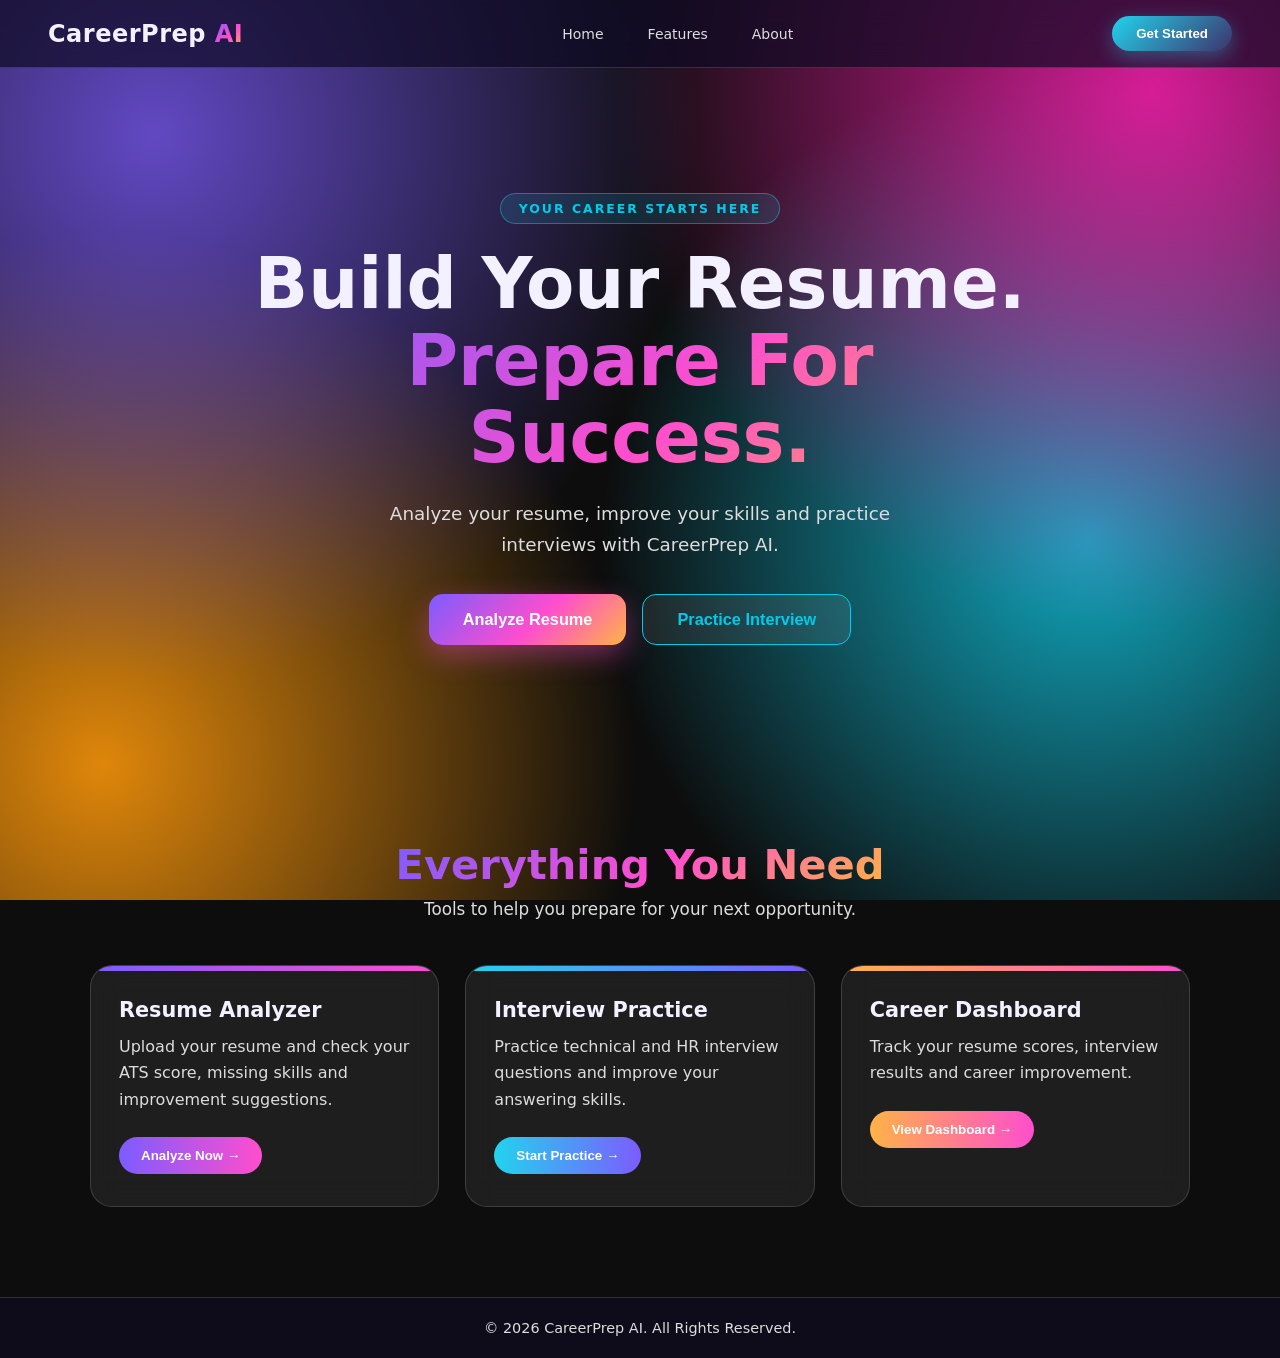
<file: index.html>
<!DOCTYPE html>
<html lang="en">
<head>
    <meta charset="UTF-8">
    <meta name="viewport" content="width=device-width, initial-scale=1.0">
    <title>CareerPrep AI | Career Platform</title>

    <link rel="stylesheet" href="style.css">
</head>
<body>

    <header class="navbar">
        <h2 class="logo">CareerPrep <span>AI</span></h2>

        <nav>
            <a href="#home">Home</a>
            <a href="#features">Features</a>
            <a href="#about">About</a>
        </nav>

        <button class="login-btn">Get Started</button>
    </header>

    <section class="hero" id="home">

        <div class="hero-content">
            <p class="tagline">YOUR CAREER STARTS HERE</p>

            <h1>
                Build Your Resume.
                <span>Prepare For Success.</span>
            </h1>

            <p class="description">
                Analyze your resume, improve your skills and
                practice interviews with CareerPrep AI.
            </p>

            <div class="hero-buttons">
                <button onclick="openResume()">Analyze Resume</button>
                <button onclick="openInterview()" class="secondary-btn">
                    Practice Interview
                </button>
            </div>
        </div>

    </section>

    <section class="features" id="features">

        <h2>Everything You Need</h2>

        <p class="section-description">
            Tools to help you prepare for your next opportunity.
        </p>

        <div class="feature-container">

            <div class="feature-card">
                <h3>Resume Analyzer</h3>

                <p>
                    Upload your resume and check your ATS score,
                    missing skills and improvement suggestions.
                </p>

                <button onclick="openResume()">
                    Analyze Now →
                </button>
            </div>

            <div class="feature-card">
                <h3>Interview Practice</h3>

                <p>
                    Practice technical and HR interview questions
                    and improve your answering skills.
                </p>

                <button onclick="openInterview()">
                    Start Practice →
                </button>
            </div>

            <div class="feature-card">
                <h3>Career Dashboard</h3>

                <p>
                    Track your resume scores, interview results
                    and career improvement.
                </p>

                <button onclick="openDashboard()">
                    View Dashboard →
                </button>
            </div>

        </div>

    </section>

    <footer>
        <p>© 2026 CareerPrep AI. All Rights Reserved.</p>
    </footer>

    <script src="script.js"></script>

</body>
</html>
</file>
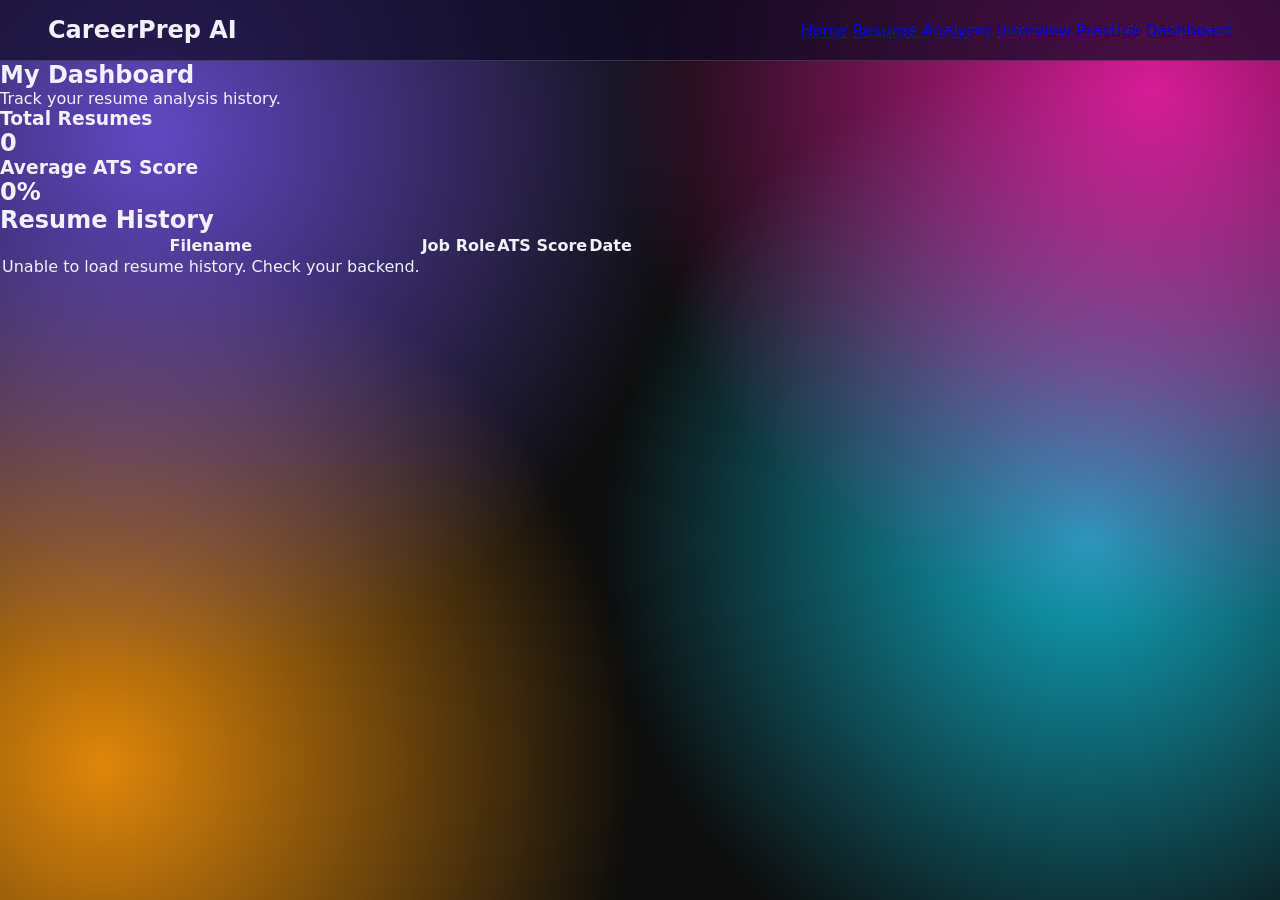
<file: dashboard.html>
<!DOCTYPE html>
<html lang="en">

<head>
    <meta charset="UTF-8">
    <meta name="viewport" content="width=device-width, initial-scale=1.0">
    <title>CareerPrep AI - Dashboard</title>
    <link rel="stylesheet" href="style.css">
</head>

<body>

    <nav class="navbar">
        <h2>CareerPrep AI</h2>

        <div>
            <a href="index.html">Home</a>
            <a href="resume.html">Resume Analyzer</a>
            <a href="interview.html">Interview Practice</a>
            <a href="dashboard.html">Dashboard</a>
        </div>
    </nav>

    <section class="dashboard-section">

        <h1>My Dashboard</h1>
        <p>Track your resume analysis history.</p>

        <div class="dashboard-stats">
            <div class="dashboard-card">
                <h3>Total Resumes</h3>
                <h2 id="totalResumes">0</h2>
            </div>

            <div class="dashboard-card">
                <h3>Average ATS Score</h3>
                <h2 id="averageScore">0%</h2>
            </div>
        </div>

        <h2 class="history-heading">Resume History</h2>

        <div class="table-container">
            <table>
                <thead>
                    <tr>
                        <th>Filename</th>
                        <th>Job Role</th>
                        <th>ATS Score</th>
                        <th>Date</th>
                    </tr>
                </thead>

                <tbody id="resumeTableBody">
                    <tr>
                        <td colspan="4">Loading resumes...</td>
                    </tr>
                </tbody>
            </table>
        </div>

    </section>

    <script src="script.js"></script>

</body>
</html>
</file>
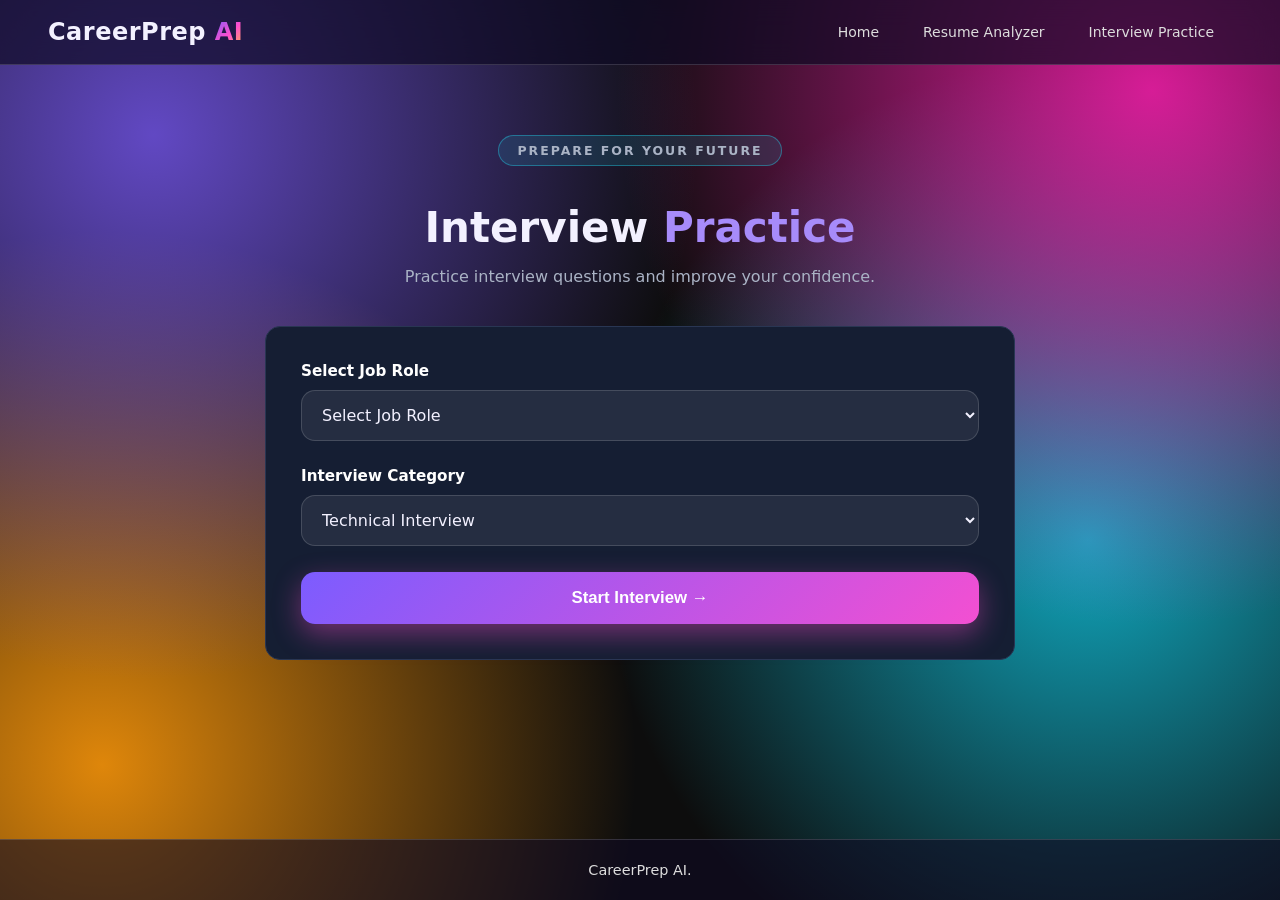
<file: interview.html>
<!DOCTYPE html>
<html lang="en">

<head>
    <meta charset="UTF-8">
    <meta name="viewport" content="width=device-width, initial-scale=1.0">

    <title>Interview Practice | CareerPrep AI</title>

    <link rel="stylesheet" href="style.css">
</head>

<body>

    <header class="navbar">

        <h2 class="logo">CareerPrep <span>AI</span></h2>

        <nav>
            <a href="index.html">Home</a>
            <a href="resume.html">Resume Analyzer</a>
            <a href="interview.html">Interview Practice</a>
        </nav>

    </header>

    <section class="interview-section">

        <div class="interview-heading">

            <p class="tagline">PREPARE FOR YOUR FUTURE</p>

            <h1>Interview <span>Practice</span></h1>

            <p>
                Practice interview questions and improve your confidence.
            </p>

        </div>

        <div class="interview-container">

            <div class="form-group">

                <label>Select Job Role</label>

                <select id="interviewRole">

                    <option value="">Select Job Role</option>

                    <option value="Frontend Developer">
                        Frontend Developer
                    </option>

                    <option value="Backend Developer">
                        Backend Developer
                    </option>

                    <option value="Full Stack Developer">
                        Full Stack Developer
                    </option>

                    <option value="Python Developer">
                        Python Developer
                    </option>

                </select>

            </div>

            <div class="form-group">

                <label>Interview Category</label>

                <select id="interviewCategory">

                    <option value="Technical">Technical Interview</option>

                    <option value="HR">HR Interview</option>

                </select>

            </div>

            <button id="startInterview" class="analyze-btn">
                Start Interview →
            </button>

            <div id="questionArea" class="question-area">

                <h2>Interview Question</h2>

                <p id="questionText">
                    Your question will appear here.
                </p>

                <div class="form-group">

                    <label>Your Answer</label>

                    <textarea
                        id="userAnswer"
                        rows="6"
                        placeholder="Write your answer here..."
                    ></textarea>

                </div>

                <button id="submitAnswer" class="analyze-btn">
                    Submit Answer
                </button>

                <div id="answerFeedback" class="answer-feedback">

                </div>

            </div>

        </div>

    </section>

    <footer>
        <p>  CareerPrep AI.</p>
    </footer>

    <script src="script.js"></script>

</body>

</html>
</file>
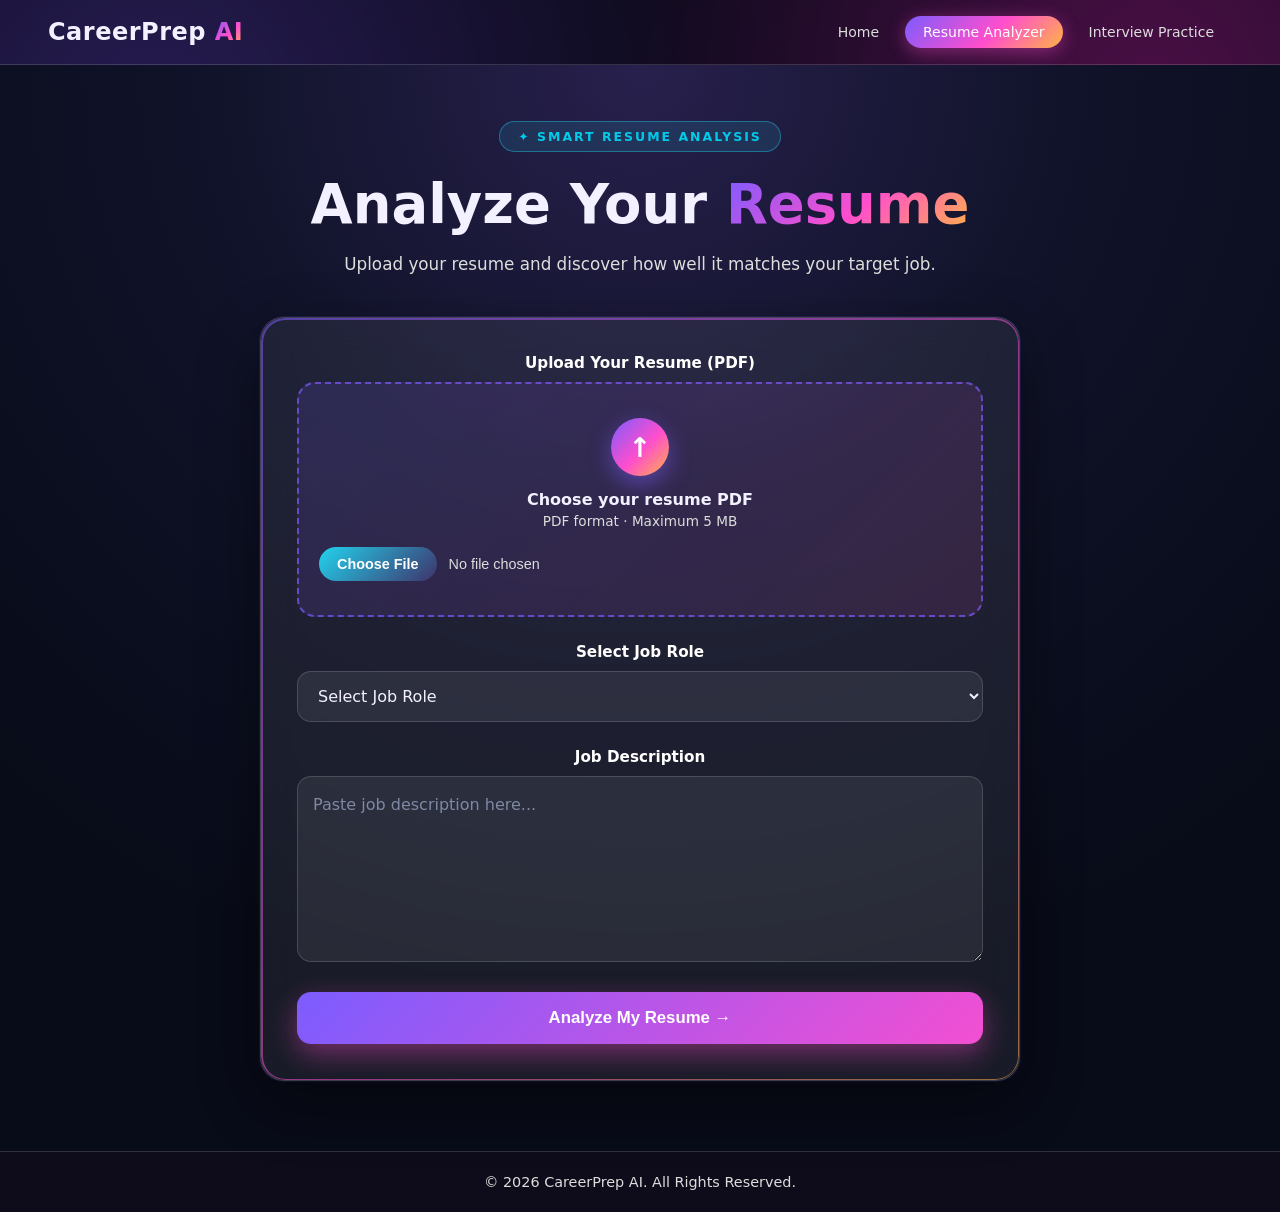
<file: resume.html>
<!DOCTYPE html>
<html lang="en">

<head>
    <meta charset="UTF-8">
    <meta name="viewport" content="width=device-width, initial-scale=1.0">

    <title>Resume Analyzer | CareerPrep AI</title>

    <link rel="stylesheet" href="style.css">
</head>

<body>

    <header class="navbar">

        <h2 class="logo">CareerPrep <span>AI</span></h2>

        <nav>
            <a href="index.html">Home</a>
            <a href="resume.html" class="active">Resume Analyzer</a>
            <a href="interview.html">Interview Practice</a>
        </nav>

    </header>

    <section class="resume-section">

        <div class="resume-heading">

            <p class="tagline">✦ SMART RESUME ANALYSIS</p>

            <h1>Analyze Your <span>Resume</span></h1>

            <p class="page">
                Upload your resume and discover how well it
                matches your target job.
            </p>

        </div>

        <div class="resume-container">

            <form id="resumeForm">

                <div class="form-group">

                    <label>Upload Your Resume (PDF)</label>

                    <div class="upload-box">

                        <div class="upload-icon">↑</div>

                        <p>Choose your resume PDF</p>

                        <span>PDF format · Maximum 5 MB</span>

                        <input
                            type="file"
                            id="resumeFile"
                            accept=".pdf,application/pdf"
                            required
                            class="input"
                        >

                    </div>

                </div>

                <div class="form-group">

                    <label>Select Job Role</label>

                    <select id="jobRole" required>

                        <option value="">Select Job Role</option>

                        <option value="Frontend Developer">
                            Frontend Developer
                        </option>

                        <option value="Backend Developer">
                            Backend Developer
                        </option>

                        <option value="Full Stack Developer">
                            Full Stack Developer
                        </option>

                        <option value="Python Developer">
                            Python Developer
                        </option>

                        <option value="Data Analyst">
                            Data Analyst
                        </option>

                    </select>

                </div>

                <div class="form-group2">

                    <label class="label">Job Description</label>

                    <textarea
                        id="jobDescription"
                        placeholder="Paste job description here..."
                        rows="6"
                    ></textarea>

                </div>

                <button type="submit" class="analyze-btn">
                    Analyze My Resume →
                </button>

            </form>

            <div id="resumeResult" class="resume-result">

                <div class="result-icon">✦</div>

                <h2>Analysis Results</h2>

                <p id="resultMessage">
                    Your resume analysis will appear here.
                </p>

            </div>

        </div>

    </section>

    <footer>
        <p>© 2026 CareerPrep AI. All Rights Reserved.</p>
    </footer>

    <script src="script.js"></script>

</body>

</html>
</file>
<file: style.css>
:root {
    --bg: #0d0d0d;
    --card: rgba(255, 255, 255, 0.07);
    --border: rgba(255, 255, 255, 0.15);
    --text: #f3f1ff;
    --muted: #dddddd;
    --pink: #ff4ecd;
    --purple: #ededed;
    --blue: #02cbea;
    --orange: #fff128;
    --grad: linear-gradient(135deg, #7c5cff, #ff4ecd 55%, #ffb347);
    --grad-cool: linear-gradient(135deg, #22d3ee, #3e336b);
}

* {
    margin: 0;
    padding: 0;
    box-sizing: border-box;
}

html {
    scroll-behavior: smooth;
}

body {
    font-family: "Segoe UI", system-ui, -apple-system, sans-serif;
    color: var(--text);
    min-height: 100vh;
    display: flex;
    flex-direction: column;
    background:
        radial-gradient(circle at 12% 15%, rgba(125, 92, 255, 0.751), transparent 40%),
        radial-gradient(circle at 90% 10%, rgba(255, 30, 176, 0.83), transparent 38%),
        radial-gradient(circle at 85% 60%, rgba(17, 214, 244, 0.762), transparent 40%),
        radial-gradient(circle at 8% 85%, rgba(255, 153, 10, 0.868), transparent 38%),
        var(--bg);
    background-attachment: fixed;
}

button {
    cursor: pointer;
    border: none;
    padding: 12px 22px;
    border-radius: 8px;
    background: linear-gradient(90deg, #7c3aed, #3b82f6);
    color: white;
    font-weight: 600;
    transition: 0.3s;
}

button:hover {
    transform: translateY(-3px);
    opacity: 0.9;
}

.navbar {
    display: flex;
    justify-content: space-between;
    align-items: center;
    flex-wrap: wrap;
    gap: 12px;
    padding: 16px 48px;
    position: sticky;
    top: 0;
    z-index: 10;
    background: rgba(15, 11, 36, 0.7);
    backdrop-filter: blur(14px);
    border-bottom: 1px solid var(--border);
}

.logo {
    font-size: 1.5rem;
    font-weight: 800;
    letter-spacing: 0.5px;
}

.logo span {
    background: var(--grad);
    -webkit-background-clip: text;
    background-clip: text;
    color: transparent;
}

.navbar nav {
    display: flex;
    gap: 8px;
}

.navbar nav a {
    color: var(--muted);
    text-decoration: none;
    padding: 8px 18px;
    border-radius: 999px;
    font-size: 14px;
    font-weight: 500;
    transition: all 0.25s ease;
}

.navbar nav a:hover {
    color: #fff;
    background: var(--grad);
    box-shadow: 0 4px 18px rgba(255, 78, 205, 0.4);
}

.navbar nav a.active {
    color: #fff;
    background: var(--grad);
    box-shadow: 0 4px 18px rgba(255, 78, 205, 0.4);
}

.login-btn {
    padding: 10px 24px;
    border: none;
    border-radius: 999px;
    cursor: pointer;
    font-weight: 700;
    color: #fff;
    background: var(--grad-cool);
    box-shadow: 0 6px 20px rgba(34, 211, 238, 0.35);
    transition: transform 0.2s ease, box-shadow 0.2s ease;
}

.login-btn:hover {
    transform: translateY(-2px);
    box-shadow: 0 10px 26px rgba(124, 92, 255, 0.55);
}

.tagline {
    display: inline-block;
    padding: 7px 18px;
    border-radius: 999px;
    font-size: 0.78rem;
    font-weight: 700;
    letter-spacing: 2px;
    color: var(--blue);
    background: rgba(34, 211, 238, 0.12);
    border: 1px solid rgba(34, 211, 238, 0.4);
    margin-bottom: 22px;
}

.hero {
    display: flex;
    align-items: center;
    justify-content: center;
    text-align: center;
    min-height: 78vh;
    padding: 70px 20px;
}

.hero-content {
    max-width: 820px;
}

.hero h1 {
    font-size: clamp(2.4rem, 6.5vw, 4.4rem);
    line-height: 1.1;
    margin-bottom: 20px;
}

.hero h1 span {
    display: block;
    background: var(--grad);
    -webkit-background-clip: text;
    background-clip: text;
    color: transparent;
}

.description {
    color: var(--muted);
    font-size: 1.15rem;
    line-height: 1.7;
    max-width: 600px;
    margin: 0 auto 34px;
}

.hero-buttons {
    display: flex;
    justify-content: center;
    flex-wrap: wrap;
    gap: 16px;
}

.hero-buttons button {
    padding: 15px 34px;
    font-size: 1.02rem;
    font-weight: 700;
    color: #fff;
    border: none;
    border-radius: 14px;
    cursor: pointer;
    background: var(--grad);
    box-shadow: 0 10px 28px rgba(255, 78, 205, 0.4);
    transition: transform 0.2s ease, box-shadow 0.2s ease;
}

.hero-buttons button:hover {
    transform: translateY(-3px);
    box-shadow: 0 14px 34px rgba(124, 92, 255, 0.55);
}

.hero-buttons .secondary-btn {
    background: rgba(255, 255, 255, 0.07);
    border: 1.5px solid var(--blue);
    color: var(--blue);
    box-shadow: none;
}

.hero-buttons .secondary-btn:hover {
    background: var(--blue);
    color: #0f0b24;
    box-shadow: 0 10px 28px rgba(34, 211, 238, 0.45);
}

.features {
    padding: 70px 24px 90px;
    text-align: center;
}

.features h2 {
    font-size: clamp(1.8rem, 4vw, 2.6rem);
    margin-bottom: 10px;
    background: var(--grad);
    -webkit-background-clip: text;
    background-clip: text;
    color: transparent;
    display: inline-block;
}

.section-description {
    color: var(--muted);
    font-size: 1.05rem;
    margin-bottom: 46px;
}

.feature-container {
    display: grid;
    grid-template-columns: repeat(auto-fit, minmax(260px, 1fr));
    gap: 26px;
    max-width: 1100px;
    margin: 0 auto;
}

.feature-card {
    --accent: var(--purple);
    position: relative;
    text-align: left;
    padding: 32px 28px;
    border-radius: 22px;
    background: var(--card);
    border: 1px solid var(--border);
    backdrop-filter: blur(16px);
    transition: transform 0.3s ease, box-shadow 0.3s ease, border-color 0.3s ease;
    overflow: hidden;
}

.feature-card::before {
    content: "";
    position: absolute;
    top: 0;
    left: 0;
    right: 0;
    height: 5px;
    background: var(--accent);
}

.feature-card:nth-child(1) {
    --accent: linear-gradient(90deg, #7c5cff, #ff4ecd);
    --glow: rgba(255, 78, 205, 0.35);
}

.feature-card:nth-child(2) {
    --accent: linear-gradient(90deg, #22d3ee, #7c5cff);
    --glow: rgba(34, 211, 238, 0.35);
}

.feature-card:nth-child(3) {
    --accent: linear-gradient(90deg, #ffb347, #ff4ecd);
    --glow: rgba(255, 179, 71, 0.35);
}

.feature-card:hover {
    transform: translateY(-8px);
    border-color: rgba(255, 255, 255, 0.35);
    box-shadow: 0 22px 50px var(--glow, rgba(124, 92, 255, 0.35));
}

.feature-card h3 {
    font-size: 1.3rem;
    margin-bottom: 12px;
}

.feature-card p {
    color: var(--muted);
    line-height: 1.65;
    margin-bottom: 24px;
}

.feature-card button {
    padding: 11px 22px;
    font-weight: 700;
    color: #fff;
    border: none;
    border-radius: 999px;
    cursor: pointer;
    background: var(--accent);
    transition: transform 0.2s ease, filter 0.2s ease;
}

.feature-card button:hover {
    transform: scale(1.06);
    filter: brightness(1.15);
}

.interview-section {
    min-height: 80vh;
    padding: 70px 8%;
}

.interview-heading {
    text-align: center;
    margin-bottom: 40px;
}

.interview-heading h1 {
    font-size: 42px;
    margin: 15px 0;
}

.interview-heading h1 span {
    color: #a78bfa;
}

.interview-heading p {
    color: #aab3c5;
}

.interview-container {
    max-width: 750px;
    margin: auto;
    padding: 35px;
    background: #151e33;
    border: 1px solid #293653;
    border-radius: 15px;
}

.question-area {
    display: none;
    margin-top: 35px;
    padding-top: 25px;
    border-top: 1px solid #394765;
}

.question-area h2 {
    margin-bottom: 15px;
}

.question-area > p {
    color: #a78bfa;
    margin-bottom: 25px;
    line-height: 1.7;
}

.answer-feedback {
    display: none;
    margin-top: 20px;
    padding: 20px;
    background: #0b1020;
    border-radius: 10px;
    line-height: 1.7;
}

.resume-section {
    flex: 1;
    min-height: 100vh;
    padding: 56px 20px 70px;
    text-align: center;
    background:
        radial-gradient(circle at 50% 0%, #28204d 0%, #101329 35%, #080b18 75%);
}

.resume-heading {
    text-align: center;
    max-width: 720px;
    margin: 0 auto 40px;
}

.resume-heading h1 {
    font-size: clamp(2rem, 5vw, 3.4rem);
    line-height: 1.15;
    font-weight: 800;
    margin-bottom: 14px;
}

.resume-heading h1 span {
    background: var(--grad);
    -webkit-background-clip: text;
    background-clip: text;
    color: transparent;
}

.resume-heading .page {
    color: var(--muted);
    font-size: 1.05rem;
    line-height: 1.6;
}

.page {
    color: #aab1c5;
    font-size: 16px;
    line-height: 1.8;
}

page {
    font-size: 25px;
}

.resume-container {
    max-width: 760px;
    margin: 0 auto;
    padding: 36px;
    border-radius: 24px;
    background: var(--card);
    border: 1px solid var(--border);
    backdrop-filter: blur(18px);
    box-shadow: 0 20px 60px rgba(0, 0, 0, 0.45), 0 0 0 1px rgba(124, 92, 255, 0.15);
    position: relative;
}

.resume-container::before {
    content: "";
    position: absolute;
    inset: 0;
    border-radius: 24px;
    padding: 1.5px;
    background: var(--grad);
    -webkit-mask: linear-gradient(#000 0 0) content-box, linear-gradient(#000 0 0);
    -webkit-mask-composite: xor;
    mask-composite: exclude;
    opacity: 0.55;
    pointer-events: none;
}

.form-group,
.form-group2 {
    margin-bottom: 26px;
}

.form-group label,
.form-group2 label,
.label {
    display: block;
    margin-bottom: 10px;
    font-weight: 600;
    font-size: 0.95rem;
    color: #fff;
}

.upload-box {
    position: relative;
    text-align: center;
    padding: 34px 20px;
    border-radius: 18px;
    border: 2px dashed rgba(124, 92, 255, 0.7);
    background: linear-gradient(135deg, rgba(124, 92, 255, 0.14), rgba(255, 78, 205, 0.10));
    transition: all 0.3s ease;
}

.upload-box:hover {
    border-color: var(--pink);
    transform: translateY(-2px);
    box-shadow: 0 10px 30px rgba(255, 78, 205, 0.25);
}

.upload-icon {
    width: 58px;
    height: 58px;
    margin: 0 auto 14px;
    display: grid;
    place-items: center;
    font-size: 1.7rem;
    font-weight: 700;
    color: #fff;
    border-radius: 50%;
    background: var(--grad);
    box-shadow: 0 8px 22px rgba(124, 92, 255, 0.5);
}

.upload-box p {
    font-weight: 600;
    margin-bottom: 4px;
}

.upload-box span {
    display: block;
    color: var(--muted);
    font-size: 0.85rem;
}

.upload-box input[type="file"] {
    display: block;
    width: 100%;
    max-width: 100%;
    margin: 18px auto 0;
    color: var(--muted);
    font-size: 0.9rem;
}

.upload-box input[type="file"]::file-selector-button {
    margin-right: 12px;
    padding: 9px 18px;
    border: none;
    border-radius: 999px;
    cursor: pointer;
    font-weight: 600;
    color: #fff;
    background: var(--grad-cool);
    transition: transform 0.2s ease, box-shadow 0.2s ease;
}

.upload-box input[type="file"]::file-selector-button:hover {
    transform: scale(1.05);
    box-shadow: 0 6px 18px rgba(34, 211, 238, 0.45);
}

.form-group select,
.form-group2 textarea,
select,
textarea {
    width: 100%;
    padding: 14px 16px;
    font-size: 1rem;
    font-family: inherit;
    color: var(--text);
    background: rgba(255, 255, 255, 0.07);
    border: 1.5px solid var(--border);
    border-radius: 14px;
    outline: none;
    transition: all 0.25s ease;
}

select option {
    background: #1a1440;
    color: #fff;
}

textarea {
    resize: vertical;
    min-height: 140px;
    line-height: 1.5;
}

textarea::placeholder {
    color: #8f89bd;
}

select:focus,
textarea:focus {
    border-color: var(--blue);
    background: rgba(34, 211, 238, 0.08);
    box-shadow: 0 0 0 4px rgba(34, 211, 238, 0.2);
}

.form-group2 textarea {
    min-height: 150px;
    resize: vertical;
    line-height: 1.6;
    text-align: left;
    padding: 15px;
}

.form-group2 textarea::placeholder {
    color: #7f89a4;
}

.analyze-btn {
    width: 100%;
    padding: 16px;
    font-size: 1.05rem;
    font-weight: 700;
    color: #fff;
    border: none;
    border-radius: 14px;
    cursor: pointer;
    background: var(--grad);
    background-size: 200% 200%;
    box-shadow: 0 10px 28px rgba(255, 78, 205, 0.4);
    transition: transform 0.2s ease, box-shadow 0.2s ease, background-position 0.5s ease;
}

.analyze-btn:hover {
    transform: translateY(-3px);
    background-position: 100% 50%;
    box-shadow: 0 14px 34px rgba(124, 92, 255, 0.55);
}

.analyze-btn:active {
    transform: translateY(0);
}

.resume-result {
    display: none;
    margin-top: 32px;
    padding: 28px;
    text-align: center;
    border-radius: 18px;
    background: linear-gradient(135deg, rgba(34, 211, 238, 0.12), rgba(124, 92, 255, 0.14));
    border: 1px solid rgba(34, 211, 238, 0.35);
}

.result-icon {
    width: 52px;
    height: 52px;
    margin: 0 auto 12px;
    display: grid;
    place-items: center;
    font-size: 1.5rem;
    border-radius: 50%;
    color: #fff;
    background: var(--grad-cool);
    box-shadow: 0 8px 22px rgba(34, 211, 238, 0.45);
}

.resume-result h2 {
    margin-bottom: 8px;
    background: var(--grad-cool);
    -webkit-background-clip: text;
    background-clip: text;
    color: transparent;
}

.resume-result p {
    color: var(--muted);
    line-height: 1.6;
}

footer {
    margin-top: auto;
    text-align: center;
    padding: 22px;
    color: var(--muted);
    font-size: 0.9rem;
    border-top: 1px solid var(--border);
    background: rgba(15, 11, 36, 0.6);
}

@media (max-width: 768px) {
    .navbar {
        gap: 20px;
    }

    .navbar nav {
        gap: 15px;
    }

    .hero h1 {
        font-size: 38px;
    }

    .feature-container {
        grid-template-columns: 1fr;
    }

    .hero-buttons {
        flex-wrap: wrap;
    }
}

@media (max-width: 600px) {
    .navbar {
        padding: 14px 18px;
        justify-content: center;
    }

    .navbar nav a {
        font-size: 12px;
    }

    .resume-section {
        padding: 55px 15px;
    }

    .resume-heading h1 {
        font-size: 32px;
    }

    .page {
        font-size: 14px;
    }

    .resume-container {
        padding: 22px 18px;
    }
}

@media (max-width: 480px) {
    .navbar nav {
        width: 100%;
        justify-content: center;
    }

    .hero {
        padding: 60px 6%;
    }

    .hero h1 {
        font-size: 32px;
    }
}

@media (max-width: 700px) {
    .hero {
        min-height: auto;
        padding: 50px 18px;
    }
}
</file>
